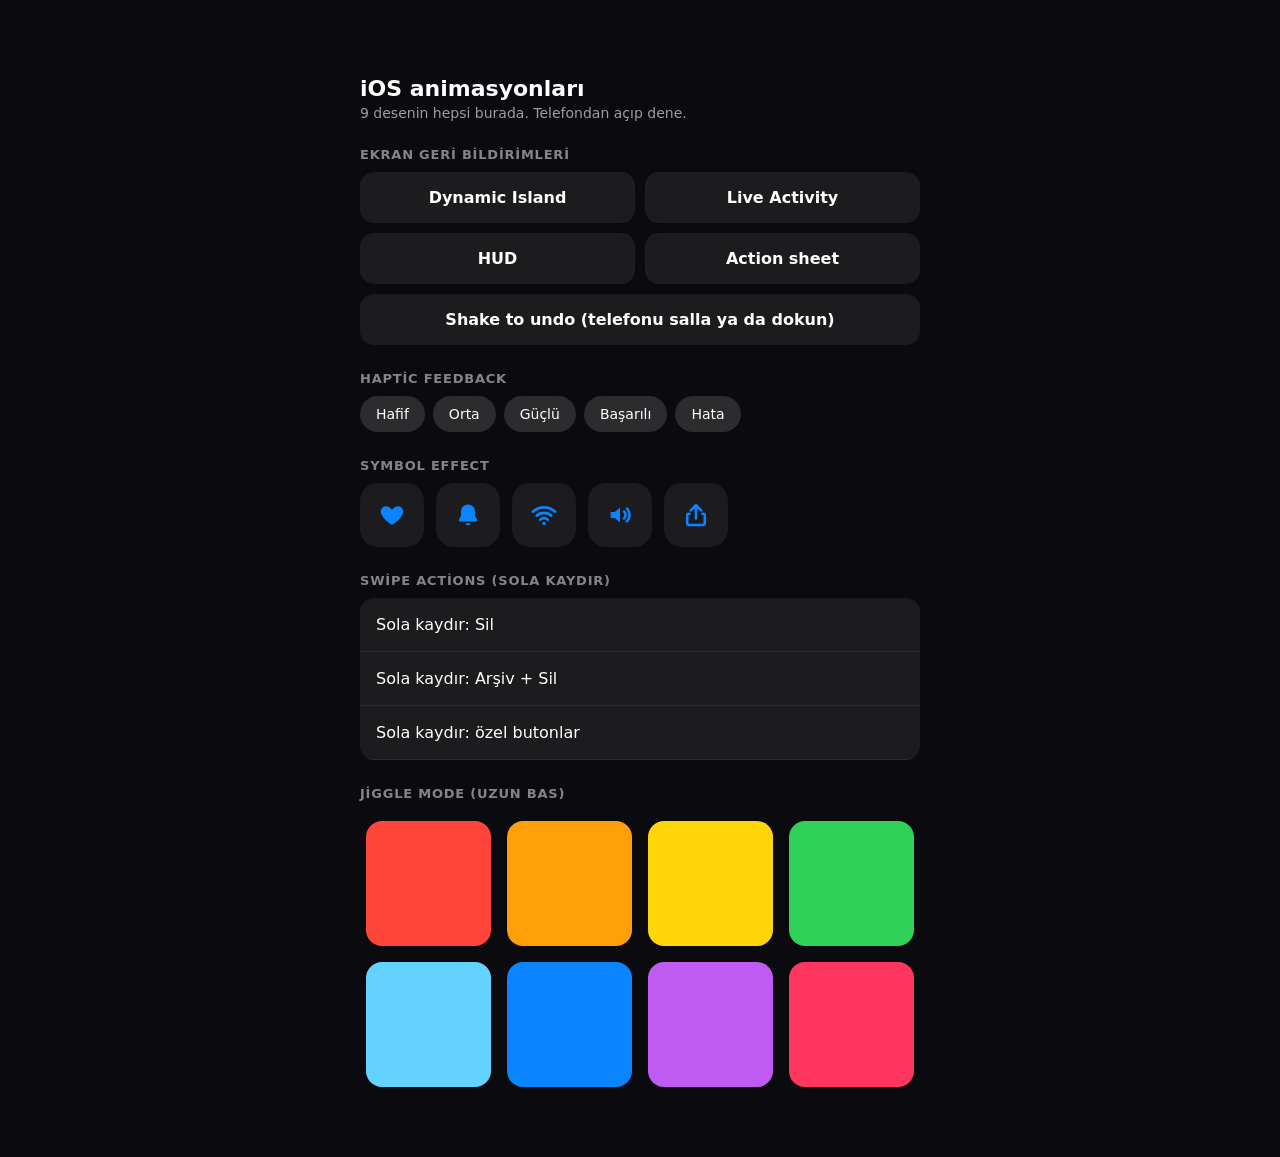
<file: ios-demo.html>
<!doctype html>
<html lang="tr">
<head>
<meta charset="utf-8">
<meta name="viewport" content="width=device-width,initial-scale=1,viewport-fit=cover">
<meta name="robots" content="noindex">
<title>iOS animasyonları – deneme</title>
<style>
  :root{color-scheme:dark}
  body{margin:0;background:#0b0b0f;color:#fff;font:16px -apple-system,BlinkMacSystemFont,"SF Pro Text",system-ui,sans-serif;padding:calc(env(safe-area-inset-top,0px) + 76px) 16px 60px;max-width:560px;margin-inline:auto}
  h1{font-size:22px;margin:0 0 4px}
  p.s{margin:0 0 20px;opacity:.6;font-size:14px}
  h2{font-size:13px;letter-spacing:.06em;text-transform:uppercase;opacity:.5;margin:26px 0 10px}
  .grid{display:grid;grid-template-columns:repeat(2,1fr);gap:10px}
  button.b{padding:16px 10px;border:0;border-radius:14px;background:#1c1c1e;color:#fff;font:inherit;font-weight:600}
  .chips{display:flex;gap:8px;flex-wrap:wrap}
  .chips button{padding:10px 16px;border:0;border-radius:999px;background:#2c2c2e;color:#fff;font:inherit;font-size:14px}
  .syms{display:flex;gap:12px}
  .syms button{width:64px;height:64px;border:0;border-radius:18px;background:#1c1c1e;color:#0a84ff;font-size:28px;display:flex;align-items:center;justify-content:center;padding:0}
  .syms svg{width:1em;height:1em}
  .list{border-radius:14px;overflow:hidden}
  .srow{padding:17px 16px;background:#1c1c1e;border-bottom:1px solid #2c2c2e}
  .jg{display:grid;grid-template-columns:repeat(4,1fr);gap:16px;padding:10px 6px}
  .tile{aspect-ratio:1;border-radius:16px}
</style>
</head>
<body>
<h1>iOS animasyonları</h1>
<p class="s">9 desenin hepsi burada. Telefondan açıp dene.</p>

<h2>Ekran geri bildirimleri</h2>
<div class="grid">
  <button class="b" id="b-island">Dynamic Island</button>
  <button class="b" id="b-live">Live Activity</button>
  <button class="b" id="b-hud">HUD</button>
  <button class="b" id="b-sheet">Action sheet</button>
  <button class="b" id="b-shake" style="grid-column:span 2">Shake to undo (telefonu salla ya da dokun)</button>
</div>

<h2>Haptic feedback</h2>
<div class="chips">
  <button data-h="light">Hafif</button>
  <button data-h="medium">Orta</button>
  <button data-h="heavy">Güçlü</button>
  <button data-h="success">Başarılı</button>
  <button data-h="error">Hata</button>
</div>

<h2>Symbol effect</h2>
<div class="syms" id="syms"></div>

<h2>Swipe actions (sola kaydır)</h2>
<div class="list">
  <div class="srow" data-ios-swipe="sil">Sola kaydır: Sil</div>
  <div class="srow" data-ios-swipe="arsiv,sil">Sola kaydır: Arşiv + Sil</div>
  <div class="srow" id="custom-row">Sola kaydır: özel butonlar</div>
</div>

<h2>Jiggle mode (uzun bas)</h2>
<div class="jg" data-ios-jiggle>
  <div class="tile" style="background:#ff453a"></div>
  <div class="tile" style="background:#ff9f0a"></div>
  <div class="tile" style="background:#ffd60a"></div>
  <div class="tile" style="background:#30d158"></div>
  <div class="tile" style="background:#64d2ff"></div>
  <div class="tile" style="background:#0a84ff"></div>
  <div class="tile" style="background:#bf5af2"></div>
  <div class="tile" style="background:#ff375f"></div>
</div>

<script src="ios-fx.js"></script>
<script>
(function(){
  var fx = window.iosFx;
  function $(s){ return document.querySelector(s); }

  $('#b-island').onclick = function(){ fx.island({ text:'Şarj oluyor', sub:'%82 · 12 dk kaldı', icon:'bolt' }); };

  $('#b-live').onclick = function(){
    var a = fx.liveActivity({ title:'Gönderiliyor', subtitle:'Dosya yükleniyor', icon:'share' });
    var p = 0;
    var t = setInterval(function(){
      p += .12 + Math.random() * .1;
      if (p >= 1) { clearInterval(t); a.end('Gönderildi'); } else a.update({ progress:p });
    }, 450);
  };

  $('#b-hud').onclick = function(){ fx.hud({ icon:'check', text:'Kaydedildi' }); };

  $('#b-sheet').onclick = function(){
    fx.actionSheet({
      title:'Bu gönderi',
      actions:[
        { label:'Paylaş', onClick:function(){ fx.hud({ icon:'share', text:'Paylaşıldı' }); } },
        { label:'Sil', destructive:true, onClick:function(){ fx.hud({ icon:'trash', text:'Silindi' }); } }
      ]
    });
  };

  function undone(){ fx.hud({ icon:'check', text:'Geri alındı' }); }
  $('#b-shake').onclick = function(){ fx.undoAlert(undone); };
  fx.shakeToUndo(undone);

  [].forEach.call(document.querySelectorAll('[data-h]'), function(b){
    b.onclick = function(){ fx.haptic(b, b.getAttribute('data-h')); };
  });

  var syms = [['heart','bounce'],['bell','wiggle'],['wifi','variable'],['speaker','pulse'],['share','scale']];
  syms.forEach(function(s){
    var b = document.createElement('button');
    b.setAttribute('data-ios-symbol', s[1]);
    b.setAttribute('aria-label', s[0]);
    b.innerHTML = fx.icon(s[0]);
    $('#syms').appendChild(b);
  });

  fx.swipeActions($('#custom-row'), [
    { label:'Daha fazla', color:'#8e8e93', onClick:function(){ fx.hud({ icon:'info', text:'Daha fazla' }); } },
    { label:'Sil', color:'#ff3b30', remove:true, onClick:function(){ fx.hud({ icon:'trash', text:'Silindi' }); } }
  ]);
  document.addEventListener('ios-swipe', function(e){
    fx.hud({ icon:'trash', text: e.detail.action === 'sil' ? 'Silindi' : 'Arşivlendi' });
  });
})();
</script>
</body>
</html>
</file>
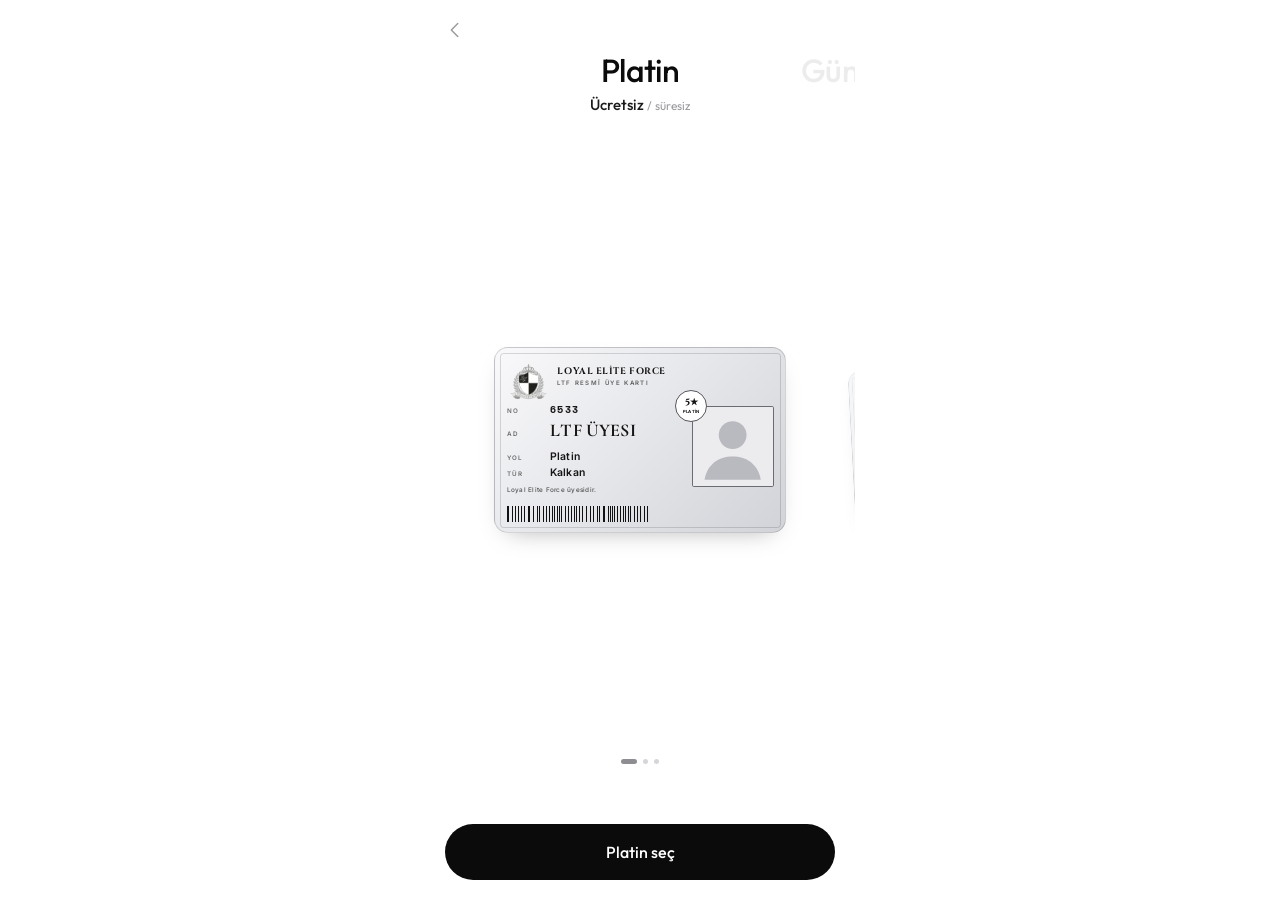
<file: kart.html>
<!DOCTYPE html>
<html lang="tr">
<head>
<meta charset="UTF-8">
<meta name="viewport" content="width=device-width,initial-scale=1,viewport-fit=cover">
<meta name="robots" content="noindex">
<title>LTF Kart</title>
<link rel="preconnect" href="https://fonts.googleapis.com">
<link rel="preconnect" href="https://fonts.gstatic.com" crossorigin>
<link href="https://fonts.googleapis.com/css2?family=Outfit:wght@300;400;500;600&display=swap" rel="stylesheet">
<link href="https://fonts.googleapis.com/css2?family=Cormorant+Garamond:wght@700&family=Cinzel:wght@700&family=Playfair+Display:wght@700&family=Bebas+Neue&family=Anton&family=Oswald:wght@600&family=Space+Mono:wght@700&family=Dancing+Script:wght@700&family=Pacifico&family=Caveat:wght@700&family=Lobster&display=swap" rel="stylesheet">
<style>
:root{--mut:#9a9a9f}
*{box-sizing:border-box;margin:0;padding:0;-webkit-tap-highlight-color:transparent}
html,body{height:100%}
body{background:#f6f4f4;color:#0b0b0c;font-family:'Outfit',system-ui,-apple-system,'Segoe UI',sans-serif;transition:background .45s;overflow:hidden}
body.w{background:#fff}
body.dk{background:#0a0a0b;color:#fff}
.app{position:relative;width:min(100%,430px);height:100dvh;margin:0 auto;overflow:hidden}
.s{position:absolute;inset:0;display:none;flex-direction:column;padding:calc(12px + env(safe-area-inset-top)) 20px calc(20px + env(safe-area-inset-bottom));overflow-y:auto;overflow-x:hidden}
.s.on{display:flex;animation:in .42s cubic-bezier(.2,.8,.2,1) both}
@keyframes in{from{opacity:0;transform:translateX(16px)}}
.bk{flex:none;width:36px;height:36px;margin-left:-8px;border:0;background:none;color:#9a9a9f;display:grid;place-items:center;cursor:pointer}
.bk svg{width:22px;height:22px;fill:none;stroke:currentColor;stroke-width:1.6;stroke-linecap:round;stroke-linejoin:round}
.h1{font-size:30px;font-weight:500;letter-spacing:-.6px;margin-top:6px}
.sub{color:var(--mut);font-size:14px;margin:6px 0 18px;line-height:1.45}
.c{text-align:center}
.hd{position:relative;text-align:center;height:76px;margin-top:2px}
.hd h1{font-size:32px;font-weight:500;letter-spacing:-.6px}
.hd p{margin-top:5px;font-size:15px;font-weight:500;color:#1b1b1d}
.hd p small{font-weight:400;font-size:12px;color:var(--mut)}
.hd .t{transition:opacity .16s,transform .16s}
.hd.sw .t{opacity:0;transform:translateY(6px)}
.gh{position:absolute;top:0;font-size:32px;font-weight:500;letter-spacing:-.6px;color:#000;opacity:.07;white-space:nowrap;pointer-events:none}
.gh.l{left:-64px}.gh.r{right:-64px}
.car{flex:1;min-height:230px;display:flex;align-items:center;overflow-x:auto;scroll-snap-type:x mandatory;scrollbar-width:none;margin:0 -20px}
.car::-webkit-scrollbar{display:none}
.car>div{flex:none;width:72%;padding:0 2%;scroll-snap-align:center}
.car>div:first-child{margin-left:14%}.car>div:last-child{margin-right:14%}
.car .idc{will-change:transform,opacity}
.dots{display:flex;gap:6px;justify-content:center;margin:4px 0 22px}
.dots i{width:5px;height:5px;border-radius:5px;background:#d6d6da;transition:.3s}
.dots i.on{width:16px;background:#8d8d92}
.balL{text-align:center;font-size:13px;color:var(--mut);margin:-12px 0 16px;min-height:16px}
.balL b{color:#111;font-weight:600}
.btn{height:56px;width:100%;border:0;border-radius:999px;background:#0b0b0c;color:#fff;font:500 16px 'Outfit',system-ui,sans-serif;cursor:pointer;display:flex;align-items:center;justify-content:center;gap:9px;transition:transform .15s,opacity .2s,width .45s cubic-bezier(.3,1.2,.4,1),height .45s cubic-bezier(.3,1.2,.4,1)}
.btn:active{transform:scale(.97)}
.btn:disabled{opacity:.4;pointer-events:none}
.btn.w{background:#fff;color:#111;box-shadow:0 0 0 1px rgba(0,0,0,.05)}
.btn svg{width:17px;height:17px;fill:none;stroke:currentColor;stroke-width:1.7;stroke-linecap:round;stroke-linejoin:round}
.dk .btn{background:#fff;color:#111}.dk .btn.g{background:#1c1c1f;color:#fff}
.btn.proc{width:78px;height:40px;pointer-events:none}
.dd{display:flex;gap:7px}.dd i{width:9px;height:9px;border-radius:50%;background:#fff;animation:pd 1s ease-in-out infinite}.dd i:nth-child(2){animation-delay:.2s;background:#8d8d92}
@keyframes pd{0%,100%{opacity:.3;transform:scale(.8)}50%{opacity:1;transform:scale(1.1)}}
.bot{margin-top:auto;padding-top:18px;display:flex;flex-direction:column;align-items:center;gap:12px}
.lnk{border:0;background:none;color:var(--mut);font:500 14px 'Outfit',system-ui,sans-serif;padding:6px 10px;cursor:pointer}
.sec{display:flex;align-items:center;gap:6px;color:#a8a8ad;font-size:12px}
.sec svg{width:14px;height:14px;fill:none;stroke:currentColor;stroke-width:1.8;stroke-linecap:round;stroke-linejoin:round}
.err{min-height:18px;margin-top:10px;text-align:center;font-size:13px;color:#c0392b}
.box{width:100%;background:#fff;border-radius:20px;padding:4px 18px;margin-top:16px;text-align:left}
.box p{display:flex;justify-content:space-between;align-items:center;gap:12px;padding:12px 0;border-bottom:1px solid #eeecec;font-size:14px;color:#9a9a9f}
.box p:last-child{border:0}
.box b{color:#111;font-weight:500}.box p.tt b{font-weight:600}
.box input,.box select{border:0;outline:0;text-align:right;font:500 14px 'Outfit',system-ui,sans-serif;color:#111;background:transparent;width:58%}
.box input{text-transform:uppercase}
.box select{direction:rtl;cursor:pointer}
.pos{width:min(80%,290px);margin:10px auto 0}
.pos svg{width:100%;display:block;overflow:visible}
.cardfly{animation:fly 1.7s .3s cubic-bezier(.55,0,.25,1) both}
@keyframes fly{0%,30%{transform:translate(0,0);opacity:1}100%{transform:translate(22px,62px);opacity:0}}
.pap{animation:pap .8s 1.7s cubic-bezier(.2,.9,.3,1) both}
@keyframes pap{from{transform:translate(-14px,24px);opacity:0}to{transform:none;opacity:1}}
.tick{stroke-dasharray:70;stroke-dashoffset:70;animation:dr .5s 2s forwards}
@keyframes dr{to{stroke-dashoffset:0}}
#s2 .ct,#s2 .box{opacity:0;animation:up .6s 1.7s both}
#s2 .bot>*{opacity:0;animation:up .6s 2.15s both}
@keyframes up{from{opacity:0;transform:translateY(10px)}to{opacity:1;transform:none}}
.rtop{position:relative;flex:none;height:40px;display:flex;align-items:center;justify-content:center}
.rtop .bk{position:absolute;left:-8px;color:#bbb}
.rtop span{font-size:15px;color:#eee}
.rc{margin-top:24px}
.prt{position:relative;z-index:3;height:34px;border-radius:12px;background:linear-gradient(#f2f2f4,#9b9ba1);box-shadow:0 8px 16px rgba(0,0,0,.6),inset 0 1px 0 #fff;display:flex;align-items:center;justify-content:space-between;padding:0 14px;font-size:7px;letter-spacing:2.5px;color:#7a7a80}
.prt i{width:5px;height:5px;border-radius:50%;background:#22c55e;box-shadow:0 0 8px #22c55e}
.pw{overflow:hidden;margin:-6px 22px 0;padding-bottom:18px}
.paper{position:relative;background:#f6f4ee;color:#111;padding:20px 16px 16px;transform:translateY(-101%);font-size:10px;clip-path:polygon(0 0,100% 0,100% calc(100% - 8px),95% 100%,90% calc(100% - 8px),85% 100%,80% calc(100% - 8px),75% 100%,70% calc(100% - 8px),65% 100%,60% calc(100% - 8px),55% 100%,50% calc(100% - 8px),45% 100%,40% calc(100% - 8px),35% 100%,30% calc(100% - 8px),25% 100%,20% calc(100% - 8px),15% 100%,10% calc(100% - 8px),5% 100%,0 calc(100% - 8px))}
.print .paper{transform:none;transition:transform 2.6s steps(20)}
.paper h3{text-align:center;font:600 21px/1 'Outfit',system-ui,sans-serif;letter-spacing:7px;padding-left:7px}
.paper small{display:block;text-align:center;font-size:7px;letter-spacing:2px;color:#777;margin:4px 0 12px}
.paper p{display:flex;justify-content:space-between;gap:10px;padding:2.5px 0;font-size:8.5px;letter-spacing:.4px;color:#444}
.paper p span:last-child{color:#111;text-align:right}
.paper hr{border:0;border-top:1px dashed #b9b6ad;margin:10px 0}
.paper .it{font-size:10px;color:#111}.paper .it i{display:block;font-style:normal;font-size:8px;color:#888;margin-top:1px}
.paper .tot{font-weight:700;font-size:15px;color:#111;letter-spacing:0;margin-top:4px}.paper .tot span:last-child{font-size:15px}
.paper .bc2{display:flex;height:40px;margin:12px 0 4px}.paper .bc2 s{display:block;background:#111}
.paper .no{justify-content:center;font-size:7px;letter-spacing:2px;color:#777}
.paper em{display:block;text-align:center;font:italic 12px Georgia,serif;padding:8px 0 12px;color:#222}
.stamp{position:absolute;right:22px;bottom:96px;width:78px;height:78px;border:3px solid #1f7a5a;border-radius:50%;color:#1f7a5a;display:grid;place-items:center;font:700 12px 'Outfit',system-ui,sans-serif;letter-spacing:1.5px;opacity:0;transform:rotate(-14deg) scale(2.2);transition:.35s cubic-bezier(.3,1.3,.5,1)}
.stamp::after{content:"";position:absolute;inset:4px;border:1px solid #1f7a5a;border-radius:50%}
.done .stamp{opacity:.88;transform:rotate(-14deg) scale(1)}
.rfoot{margin-top:auto;padding-top:14px;text-align:center}
.pr{display:flex;align-items:center;justify-content:center;gap:7px;color:#7d7d83;font-size:12px}
.pr svg{width:14px;height:14px;fill:none;stroke:currentColor;stroke-width:1.7;stroke-linecap:round;stroke-linejoin:round}
.act{display:none;gap:10px}.act.on{display:flex;animation:up .5s both}.act .btn{flex:1}
</style>
</head>
<body class="w">
<main class="app">

<section class="s on" id="s0">
  <button class="bk" id="b0" type="button" aria-label="Geri"><svg viewBox="0 0 24 24"><path d="m15 5-7 7 7 7"/></svg></button>
  <div class="hd" id="hd"><span class="gh l" id="gl"></span><span class="gh r" id="gr"></span><h1 class="t" id="tn">Platin</h1><p class="t" id="pt">Ücretsiz<small> / süresiz</small></p></div>
  <div class="car" id="car"></div>
  <div class="dots" id="dots"></div>
  <p class="balL" id="balL"></p>
  <div class="bot"><button class="btn" id="pickB" type="button">Platin seç</button><button class="lnk" id="rst" type="button" hidden>Varsayılan kartı kullan</button></div>
</section>

<section class="s" id="s1">
  <button class="bk" id="b1" type="button" aria-label="Geri"><svg viewBox="0 0 24 24"><path d="m15 5-7 7 7 7"/></svg></button>
  <h1 class="h1">Siparişi onayla</h1><p class="sub">Kartını özelleştir. Fotoğraf profil fotoğrafından gelir.</p>
  <div id="pre"></div>
  <div class="box">
    <p>Kart<b id="cK"></b></p>
    <p>Ad<input id="nameIn" maxlength="20" aria-label="Ad"></p>
    <p>Yazı tipi<select id="fontIn" aria-label="Yazı tipi"></select></p>
    <p>Yol<input id="pathIn" maxlength="10" aria-label="Yol"></p>
    <p>Tür<input id="typeIn" maxlength="10" aria-label="Tür"></p>
    <p id="balRow">Bakiye<b id="balB">-</b></p>
    <p class="tt">Toplam<b id="totB">Ücretsiz</b></p>
  </div>
  <p class="err" id="ordErr" role="status"></p>
  <div class="bot"><button class="btn" id="ordB" type="button">Sipariş ver · Ücretsiz</button><p class="sec" id="sec"></p></div>
</section>

<section class="s c" id="s2">
  <div class="pos" id="pos"></div>
  <h1 class="h1 ct">Sipariş verildi</h1><p class="sub ct" id="okSub"></p>
  <div class="box"><p>Ödenen<b id="paidB">Ücretsiz</b></p><p>Teslim<b>Anında</b></p></div>
  <div class="bot">
    <button class="btn w" id="recB" type="button"><svg viewBox="0 0 24 24"><path d="M6 3h12v18l-3-2-3 2-3-2-3 2V3Z"/><path d="M9 8h6M9 12h6"/></svg>Makbuzu gör</button>
    <button class="btn" id="useB" type="button">Kullan</button>
    <button class="lnk" id="fin1" type="button">Şimdi değil</button>
  </div>
</section>

<section class="s" id="s3">
  <div class="rtop"><button class="bk" id="b3" type="button" aria-label="Geri"><svg viewBox="0 0 24 24"><path d="m15 5-7 7 7 7"/></svg></button><span>Makbuz</span></div>
  <div class="rc" id="rc">
    <div class="prt"><span>LTF</span><i></i></div>
    <div class="pw"><div class="paper">
      <h3>LTF</h3><small>KART SİPARİŞ MAKBUZU</small>
      <p><span>MAKBUZ</span><span id="rN"></span></p><p><span>TARİH</span><span id="rD"></span></p><p><span>KART SAHİBİ</span><span id="rO"></span></p><hr>
      <p class="it"><span><b id="rK" style="font-weight:600"></b><i>Üyelik kartı · süresiz</i></span><span id="rP1">ÜCRETSİZ</span></p>
      <p class="it"><span>Kart düzenleme</span><span>ÜCRETSİZ</span></p>
      <p class="it"><span>Teslimat · Anında</span><span>ÜCRETSİZ</span></p><hr>
      <p class="tot"><span>TOPLAM</span><span id="rT">ÜCRETSİZ</span></p>
      <p><span id="rA">LTF ÜYELİĞİ İLE</span><span id="rA2">ONAYLANDI</span></p>
      <div class="bc2" id="bc2"></div><p class="no" id="rN2"></p>
      <em>Loyal Elite Force’u seçtiğin için teşekkürler.</em>
      <div class="stamp">ÖDENDİ</div>
    </div></div>
  </div>
  <div class="rfoot">
    <p class="pr" id="pr"><svg viewBox="0 0 24 24"><path d="M7 9V3h10v6M7 17H4v-7h16v7h-3"/><path d="M7 14h10v7H7z"/></svg>Makbuzun yazdırılıyor…</p>
    <div class="act" id="act"><button class="btn g" id="again" type="button">Tekrar yazdır</button><button class="btn" id="fin2" type="button">Bitti</button></div>
  </div>
</section>

</main>
<script src="kart-yuz.js"></script>
<script>
(function(){
  var K = window.LTFKart, T = K.T, KEYS = K.KEYS, q = new URLSearchParams(location.search);
  var U = (q.get('u') || 'x').slice(0, 64), SK = 'ltf_kart_' + U;
  var sel = 'p', photo = q.get('a') || '', order = null, raf = 0;
  var $ = function (i) { return document.getElementById(i); };
  var st = document.createElement('style'); st.textContent = K.css; document.head.appendChild(st);

  /* ---- Puan: fiyatlar, bakiye, sahip olunan kartlar (ana sayfa kart-sekme.js'den gelir) ---- */
  var info = { bal: null, price: { p: 0, s: 250, g: 500 }, owned: { p: 1 }, ready: false };
  var fmt = function (n) { return Number(n || 0).toLocaleString('tr-TR'); };
  function priceOf(k) { return k === 'p' ? 0 : (info.price[k] || 0); }
  function isOwned(k) { return priceOf(k) === 0 || !!info.owned[k]; }
  function payTxt(k) { return isOwned(k) ? 'Ücretsiz' : fmt(priceOf(k)) + ' puan'; }
  function headTxt(k) { return priceOf(k) === 0 ? 'Ücretsiz<small> / süresiz</small>' : isOwned(k) ? 'Sende<small> / süresiz</small>' : fmt(priceOf(k)) + ' puan<small> / tek seferlik</small>'; }
  var rid = 0, wait = {};
  function post(m) { try { if (window.parent !== window) { window.parent.postMessage(m, location.origin); return true; } } catch (e) {} return false; }
  function ask(a, extra) {
    return new Promise(function (res) {
      var id = ++rid, m = { ltf: 'kart', a: a, id: id };
      for (var k in (extra || {})) m[k] = extra[k];
      wait[id] = res;
      if (!post(m)) { delete wait[id]; res({ ok: false, err: 'Puanla satın alma için kartı uygulama içinden aç.' }); return; }
      setTimeout(function () { if (wait[id]) { delete wait[id]; res({ ok: false, err: 'Sunucu yanıt vermedi. Tekrar dene.' }); } }, 15000);
    });
  }
  window.addEventListener('message', function (e) {
    if (e.origin !== location.origin || e.source !== window.parent || !e.data || e.data.ltf !== 'kart-r') return;
    var f = wait[e.data.id]; if (f) { delete wait[e.data.id]; f(e.data); }
  });
  function loadInfo() {
    return ask('state').then(function (r) {
      if (!r || !r.ok) return;
      info.ready = true; info.bal = (r.bal === null || r.bal === undefined) ? null : Number(r.bal);
      for (var k in (r.price || {})) info.price[k] = Number(r.price[k]);
      for (var o in (r.owned || {})) info.owned[o] = 1;
      build(); head(); balLine();
    });
  }
  function balLine() { $('balL').innerHTML = info.bal === null ? '' : 'Puanın: <b>' + fmt(info.bal) + '</b>'; }

  $('fontIn').innerHTML = Object.keys(K.FONTS).map(function (k) { return '<option value="' + k + '">' + K.FONTS[k][0] + '</option>'; }).join('');
  $('fontIn').value = 'cormorant';
  $('nameIn').value = ((q.get('n') || '').trim() || 'LTF ÜYESI').slice(0, 20).toLocaleUpperCase('tr');
  $('typeIn').value = 'Kalkan';
  try {
    var old = JSON.parse(localStorage.getItem(SK) || 'null');
    if (old && T[old.k]) {
      $('rst').hidden = false;
      if (old.n) $('nameIn').value = String(old.n).slice(0, 20);
      if (old.y) $('pathIn').value = String(old.y).slice(0, 10);
      if (old.t) $('typeIn').value = String(old.t).slice(0, 10);
      if (old.f && K.FONTS[old.f]) $('fontIn').value = old.f;
    }
  } catch (e) {}

  function name() { return ($('nameIn').value.trim() || 'LTF ÜYESİ').toLocaleUpperCase('tr'); }
  function pth() { return $('pathIn').value.trim(); }
  function typ() { return $('typeIn').value.trim(); }
  function fnt() { return $('fontIn').value; }
  function card(k) { return K.card(k, { n: name(), y: pth(), t: typ(), f: fnt(), p: photo }); }
  function send(a) { return post({ ltf: 'kart', a: a }); }
  function leave() { if (!send('close')) location.href = 'app.html#ana-sayfa'; }
  function show(id) {
    document.querySelectorAll('.s').forEach(function (s) { s.classList.toggle('on', s.id === id); });
    document.body.classList.toggle('w', id === 's0');
    document.body.classList.toggle('dk', id === 's3');
    if (id === 's0') goSel();   // gizli ekranda kaydırma konumu sıfırlanır: seçili kartı tekrar ortala
  }

  /* ---- 1) Kart seç ---- */
  var car = $('car');
  function dots() { [].forEach.call($('dots').children, function (d, i) { d.classList.toggle('on', KEYS[i] === sel); }); }
  function pickLabel() { return T[sel][0] + ' seç' + (isOwned(sel) ? '' : ' · ' + fmt(priceOf(sel)) + ' puan'); }
  function head() {
    var i = KEYS.indexOf(sel), h = $('hd');
    h.classList.add('sw');
    setTimeout(function () {
      $('tn').textContent = T[sel][0];
      $('pt').innerHTML = headTxt(sel);
      $('gl').textContent = i > 0 ? T[KEYS[i - 1]][0] : '';
      $('gr').textContent = i < KEYS.length - 1 ? T[KEYS[i + 1]][0] : '';
      h.classList.remove('sw');
    }, 130);
    $('pickB').textContent = pickLabel();
    $('pathIn').placeholder = T[sel][0];
    dots();
  }
  function tilt() {
    raf = 0;
    var cr = car.getBoundingClientRect();
    // Kart seçme ekranı gizliyken (ölçüler 0) seçimi DEĞİŞTİRME: eskiden bu yüzden seçim hep Platin'e dönüyordu
    if (!cr.width) return;
    var cx = cr.left + cr.width / 2, best = 0, bd = 9;
    [].forEach.call(car.children, function (it, i) {
      var r = it.getBoundingClientRect(), d = (r.left + r.width / 2 - cx) / r.width, a = Math.min(1, Math.abs(d)), c = it.firstChild;
      c.style.transform = 'perspective(900px) rotateY(' + (-d * 34).toFixed(1) + 'deg) rotateZ(' + (-d * 4).toFixed(1) + 'deg) scale(' + (1 - a * .13).toFixed(3) + ')';
      c.style.opacity = (1 - a * .55).toFixed(2);
      if (Math.abs(d) < bd) { bd = Math.abs(d); best = i; }
    });
    if (KEYS[best] !== sel) { sel = KEYS[best]; head(); }
  }
  function goSel() {   // seçili kartı carousel'in ortasına getir
    var it = car.children[KEYS.indexOf(sel)], cr = car.getBoundingClientRect();
    if (!it || !cr.width) return;
    var r = it.getBoundingClientRect();
    car.scrollLeft += (r.left + r.width / 2) - (cr.left + cr.width / 2);
    tilt();
  }
  car.addEventListener('scroll', function () { if (!raf) raf = requestAnimationFrame(tilt); }, { passive: true });
  function build() {
    var x = car.scrollLeft;
    car.innerHTML = KEYS.map(function (k) { return '<div>' + card(k) + '</div>'; }).join('');
    $('dots').innerHTML = KEYS.map(function () { return '<i></i>'; }).join('');
    car.scrollLeft = x; tilt(); dots();
  }

  /* ---- 2) Siparişi onayla ---- */
  var CHECK = '<svg viewBox="0 0 24 24"><circle cx="12" cy="12" r="9"/><path d="m8 12.5 2.7 2.7L16 9.8"/></svg>';
  var LOCK = '<svg viewBox="0 0 24 24"><rect x="5" y="11" width="14" height="9" rx="2"/><path d="M8 11V8a4 4 0 0 1 8 0v3"/></svg>';
  function pre() {
    $('pre').innerHTML = card(sel); $('cK').textContent = T[sel][0] + ' kart';
    $('totB').textContent = payTxt(sel);
    $('balRow').style.display = isOwned(sel) ? 'none' : '';
    $('balB').textContent = info.bal === null ? '-' : fmt(info.bal) + ' puan';
  }
  function enough() { return isOwned(sel) || (info.bal !== null && info.bal >= priceOf(sel)); }
  function resetOrd() {
    var b = $('ordB'); b.classList.remove('proc'); $('ordErr').textContent = '';
    if (isOwned(sel)) {
      b.disabled = false; b.textContent = 'Sipariş ver · ' + payTxt(sel);
      $('sec').innerHTML = CHECK + ' ' + (priceOf(sel) === 0 ? 'Ücretsiz kart' : 'Bu kart sende, tekrar ödeme yok');
    } else if (!enough() && info.bal !== null) {
      b.disabled = true; b.textContent = 'Yetersiz puan · ' + fmt(priceOf(sel)) + ' gerekli';
      $('sec').innerHTML = LOCK + ' Puanın: ' + fmt(info.bal);
    } else {
      b.disabled = false; b.textContent = 'Puanla satın al · ' + fmt(priceOf(sel)) + ' puan';
      $('sec').innerHTML = LOCK + ' Puanın hesabından düşer' + (info.bal !== null ? ' · Kalan: ' + fmt(info.bal - priceOf(sel)) : '');
    }
  }
  $('pickB').onclick = function () { pre(); resetOrd(); show('s1'); if (!isOwned(sel)) loadInfo().then(function () { pre(); resetOrd(); }); };
  ['nameIn', 'pathIn', 'typeIn'].forEach(function (id) { $(id).addEventListener('input', function () { pre(); build(); }); });
  $('fontIn').addEventListener('change', function () { pre(); build(); });
  function finish(paid) {
    var d = new Date(), p = function (n) { return String(n).padStart(2, '0'); }, M = ['OCA', 'ŞUB', 'MAR', 'NİS', 'MAY', 'HAZ', 'TEM', 'AĞU', 'EYL', 'EKİ', 'KAS', 'ARA'];
    order = { paid: paid, no: 'LTF-' + String(d.getFullYear()).slice(2) + p(d.getMonth() + 1) + p(d.getDate()) + '-' + K.num(name() + d.getTime()), date: p(d.getDate()) + ' ' + M[d.getMonth()] + ' ' + d.getFullYear() + ' · ' + p(d.getHours()) + ':' + p(d.getMinutes()) };
    $('paidB').textContent = paid ? fmt(paid) + ' puan' : 'Ücretsiz';
    pos(); show('s2'); build(); head(); balLine();
  }
  $('ordB').onclick = function () {
    var b = this; if (b.classList.contains('proc') || b.disabled) return;
    var k = sel, price = priceOf(k), owned = isOwned(k);
    $('ordErr').textContent = '';
    b.classList.add('proc'); b.innerHTML = '<span class="dd"><i></i><i></i></span>';
    $('sec').innerHTML = CHECK + ' ' + (owned ? 'Sipariş hazırlanıyor…' : 'Ödemen onaylanıyor…');
    var delay = new Promise(function (r) { setTimeout(r, 1500); });
    var buy = owned ? Promise.resolve({ ok: true }) : ask('buy', { k: k });
    Promise.all([buy, delay]).then(function (a) {
      var r = a[0];
      if (!r || !r.ok) { resetOrd(); $('ordErr').textContent = (r && r.err) || 'Satın alma başarısız.'; return; }
      var spent = 0;
      if (!owned) { spent = price; info.owned[k] = 1; if (r.bal !== null && r.bal !== undefined) info.bal = Number(r.bal); }
      finish(spent);
    });
  };

  /* ---- 3) Sipariş verildi ---- */
  function pos() {
    var t = T[sel];
    $('okSub').innerHTML = t[0] + ' kartın hazır.<br>İstediğin zaman kullanabilirsin.';
    $('useB').textContent = 'Kullan';
    $('pos').innerHTML =
      '<svg viewBox="0 0 280 230"><defs><linearGradient id="kg" x1="0" y1="0" x2="1" y2="1"><stop offset="0" stop-color="' + t[1] + '"/><stop offset="1" stop-color="' + t[2] + '"/></linearGradient></defs>' +
      '<ellipse cx="150" cy="208" rx="108" ry="17" fill="#000" opacity=".07"/>' +
      '<g class="pap"><path d="M176 92 L214 74 L238 24 L198 42Z" fill="#fff" stroke="#e3e1e1"/><path d="M206 66 L226 36" stroke="#d9d6d6" stroke-width="2"/></g>' +
      '<path d="M38 128 L150 174 L150 198 L38 152Z" fill="#2c2c30"/><path d="M262 128 L150 174 L150 198 L262 152Z" fill="#08080a"/>' +
      '<path d="M38 128 L150 82 L262 128 L150 174Z" fill="#141416" stroke="#141416" stroke-width="10" stroke-linejoin="round"/>' +
      '<path d="M100 114 L150 93 L200 114 L150 135Z" fill="#fff"/>' +
      '<path class="tick" d="M133 114 L146 122 L169 104" fill="none" stroke="#16a34a" stroke-width="6" stroke-linecap="round" stroke-linejoin="round"/>' +
      '<g fill="#3b3b40"><ellipse cx="112" cy="143" rx="6" ry="2.6"/><ellipse cx="128" cy="150" rx="6" ry="2.6"/><ellipse cx="144" cy="157" rx="6" ry="2.6"/><ellipse cx="128" cy="137" rx="6" ry="2.6"/><ellipse cx="144" cy="144" rx="6" ry="2.6"/><ellipse cx="160" cy="151" rx="6" ry="2.6"/></g>' +
      '<ellipse cx="188" cy="140" rx="8" ry="3.3" fill="#22c55e"/>' +
      '<g class="cardfly"><path d="M92 66 L148 42 L196 62 L140 88Z" fill="url(#kg)" stroke="rgba(0,0,0,.18)"/><path d="M156 60 q8 3 14 9 M160 56 q10 4 18 12" stroke="rgba(0,0,0,.35)" stroke-width="1.6" fill="none" stroke-linecap="round"/></g>' +
      '</svg>';
  }
  $('recB').onclick = function () {
    var n = name(), o = order || { paid: 0, no: 'LTF-000000-0000', date: '' }, paid = o.paid > 0;
    $('rN').textContent = o.no; $('rN2').textContent = o.no; $('rD').textContent = o.date; $('rO').textContent = n;
    $('rK').textContent = T[sel][0] + ' kart'; $('bc2').innerHTML = K.bars(+K.num(n) + 3);
    $('rP1').textContent = paid ? fmt(o.paid) + ' PUAN' : 'ÜCRETSİZ';
    $('rT').textContent = paid ? fmt(o.paid) + ' PUAN' : 'ÜCRETSİZ';
    $('rA').textContent = paid ? 'PUANLA' : 'LTF ÜYELİĞİ İLE';
    $('rA2').textContent = paid ? 'ÖDENDİ' : 'ONAYLANDI';
    show('s3'); printIt();
  };
  $('useB').onclick = function () {
    var b = this; if (b.disabled) return; b.disabled = true; b.textContent = 'Kart uygulandı ✓';
    try { localStorage.setItem(SK, JSON.stringify({ k: sel, n: name(), y: pth(), t: typ(), f: fnt(), ts: Date.now() })); } catch (e) {}
    setTimeout(function () { b.disabled = false; if (!send('use')) location.href = 'app.html#ana-sayfa'; }, 500);
  };
  $('fin1').onclick = leave;
  $('rst').onclick = function () {
    try { localStorage.removeItem(SK); } catch (e) {}
    if (!send('use')) location.href = 'app.html#ana-sayfa';
  };

  /* ---- 4) Makbuz ---- */
  function printIt() {
    var r = $('rc'); r.classList.remove('print', 'done'); void r.offsetWidth; r.classList.add('print');
    $('act').classList.remove('on'); $('pr').style.display = 'flex';
    clearTimeout(printIt.t);
    printIt.t = setTimeout(function () { r.classList.add('done'); $('pr').style.display = 'none'; $('act').classList.add('on'); }, 3000);
  }
  $('again').onclick = printIt;
  $('fin2').onclick = function () { show('s2'); };
  $('b0').onclick = leave;
  $('b1').onclick = function () { show('s0'); };
  $('b3').onclick = function () { show('s2'); };

  build(); head(); loadInfo();
})();
</script>
</body>
</html>
</file>
